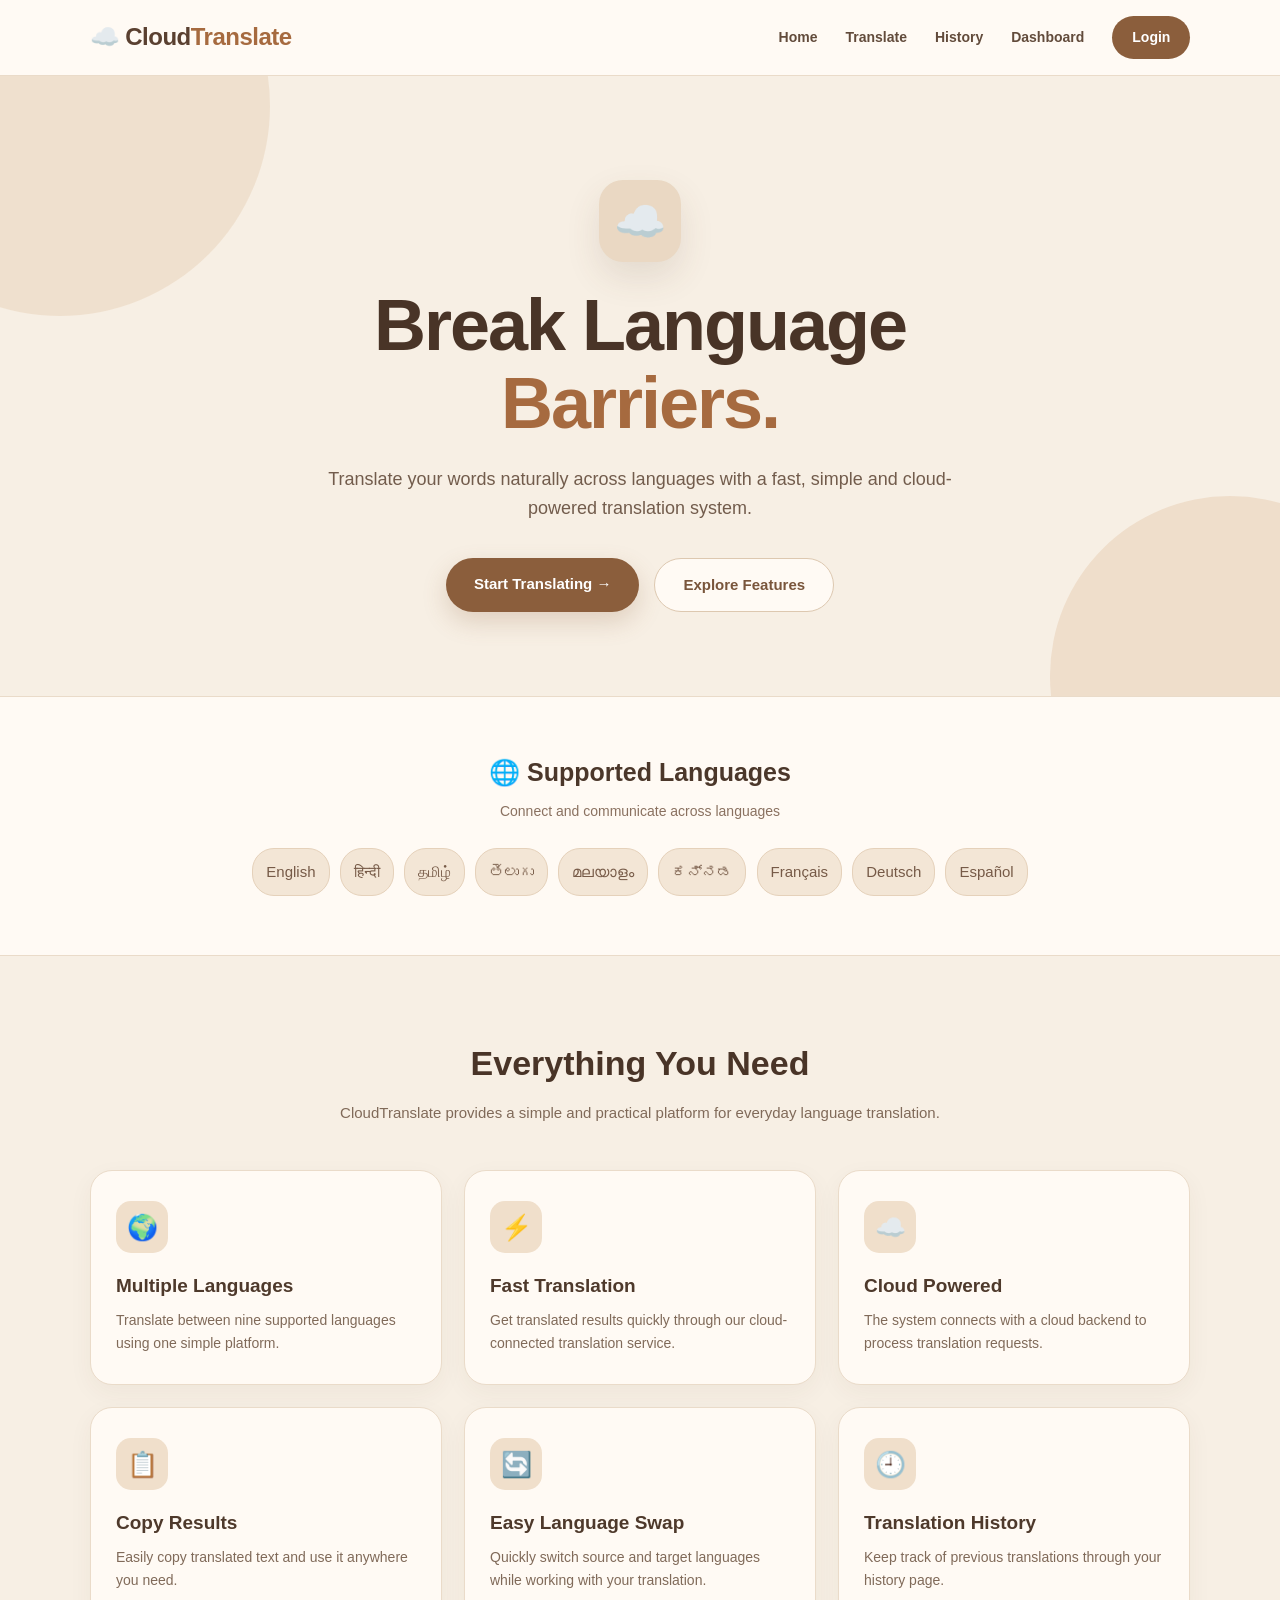
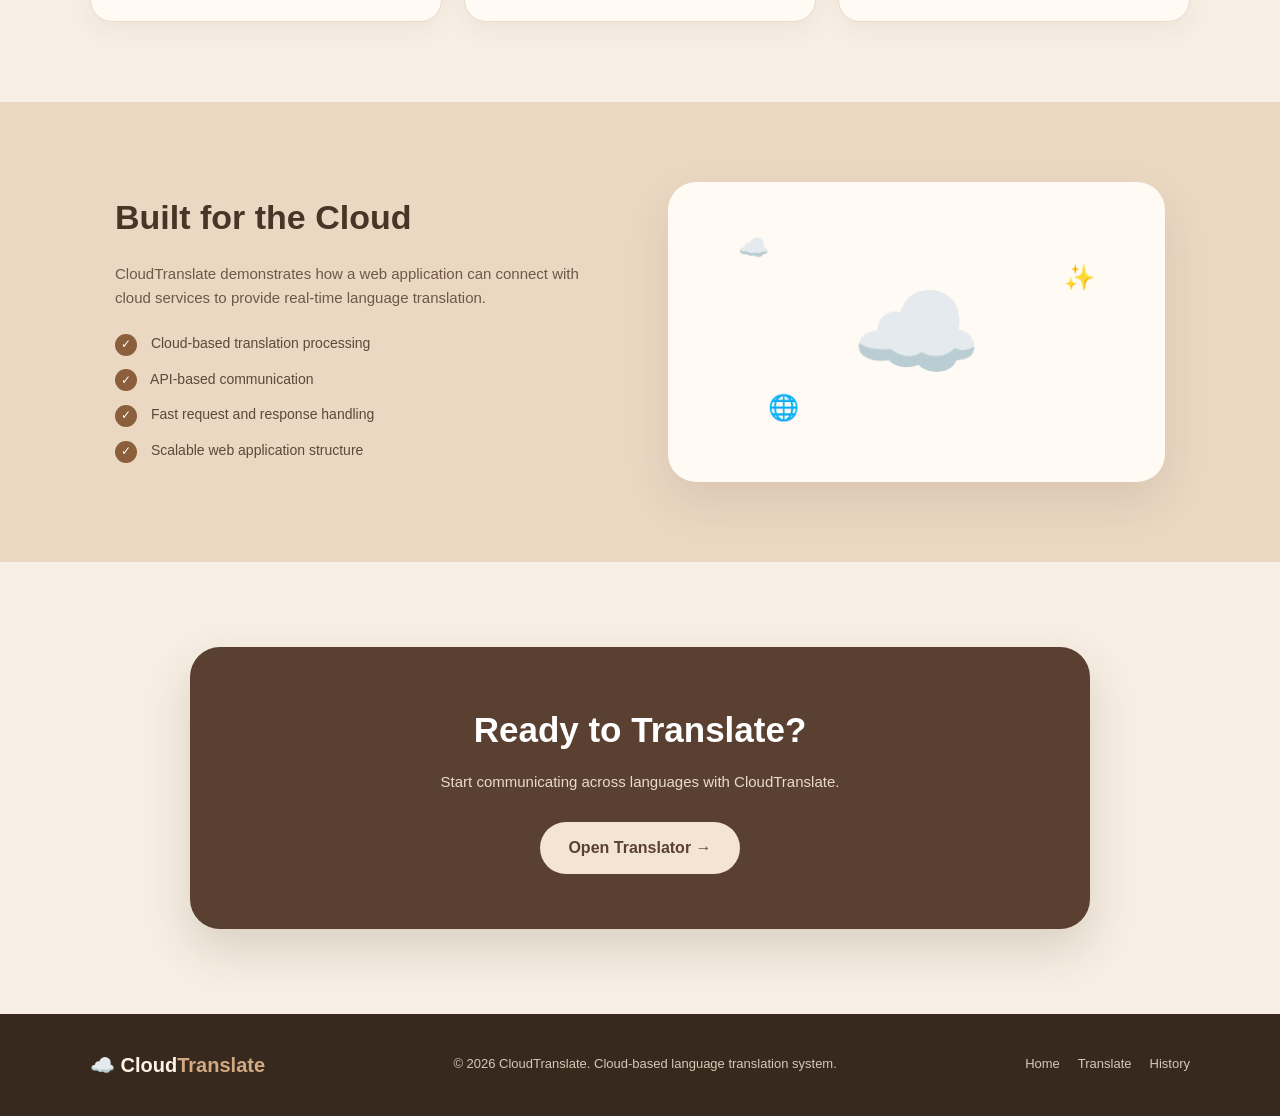
<file: index.html>
<!DOCTYPE html>
<html lang="en">

<head>
    <meta charset="UTF-8">
    <meta name="viewport" content="width=device-width, initial-scale=1.0">

    <title>CloudTranslate - Break Language Barriers</title>

    <style>
        * {
            margin: 0;
            padding: 0;
            box-sizing: border-box;
        }

        body {
            font-family: "Segoe UI", Arial, sans-serif;
            background: #f7efe4;
            color: #3f3025;
            line-height: 1.6;
        }

        /* NAVBAR */

        nav {
            height: 76px;
            display: flex;
            align-items: center;
            justify-content: space-between;
            padding: 0 7%;
            background: #fffaf4;
            border-bottom: 1px solid #eadbc9;
            position: sticky;
            top: 0;
            z-index: 100;
        }

        .logo {
            font-size: 24px;
            font-weight: 700;
            color: #5a4030;
            letter-spacing: -0.5px;
        }

        .logo span {
            color: #a66a3f;
        }

        .nav-links {
            display: flex;
            align-items: center;
            gap: 28px;
        }

        .nav-links a {
            text-decoration: none;
            color: #624b3b;
            font-size: 14px;
            font-weight: 600;
            transition: 0.3s;
        }

        .nav-links a:hover {
            color: #a66a3f;
        }

        .login-btn {
            padding: 10px 20px;
            border-radius: 25px;
            background: #8b5e3c;
            color: white !important;
        }

        .login-btn:hover {
            background: #70482e !important;
        }

        /* HERO */

        .hero {
            min-height: 620px;
            display: flex;
            align-items: center;
            justify-content: center;
            text-align: center;
            padding: 80px 20px 60px;
            position: relative;
            overflow: hidden;
        }

        .hero::before {
            content: "";
            position: absolute;
            width: 420px;
            height: 420px;
            background: #ead5bd;
            border-radius: 50%;
            top: -180px;
            left: -150px;
            opacity: 0.55;
        }

        .hero::after {
            content: "";
            position: absolute;
            width: 360px;
            height: 360px;
            background: #e4c8aa;
            border-radius: 50%;
            right: -130px;
            bottom: -160px;
            opacity: 0.45;
        }

        .hero-content {
            max-width: 850px;
            position: relative;
            z-index: 2;
        }

        .cloud-icon {
            width: 82px;
            height: 82px;
            margin: 0 auto 25px;
            border-radius: 24px;
            background: #ead8c3;
            display: flex;
            align-items: center;
            justify-content: center;
            font-size: 42px;
            box-shadow: 0 15px 35px rgba(90, 64, 48, 0.12);
        }

        .hero h1 {
            font-size: clamp(42px, 7vw, 72px);
            line-height: 1.08;
            color: #493427;
            margin-bottom: 22px;
            letter-spacing: -2px;
        }

        .hero h1 span {
            color: #a66a3f;
        }

        .hero p {
            max-width: 680px;
            margin: 0 auto 35px;
            font-size: 18px;
            color: #725c4c;
        }

        .hero-buttons {
            display: flex;
            justify-content: center;
            gap: 15px;
            flex-wrap: wrap;
        }

        .primary-btn,
        .secondary-btn {
            text-decoration: none;
            padding: 14px 28px;
            border-radius: 30px;
            font-size: 15px;
            font-weight: 700;
            transition: 0.3s;
        }

        .primary-btn {
            background: #8b5e3c;
            color: white;
            box-shadow: 0 10px 25px rgba(139, 94, 60, 0.22);
        }

        .primary-btn:hover {
            background: #70482e;
            transform: translateY(-2px);
        }

        .secondary-btn {
            background: #fffaf4;
            color: #79553b;
            border: 1px solid #ddc8b0;
        }

        .secondary-btn:hover {
            background: #f0e0ce;
            transform: translateY(-2px);
        }

        /* LANGUAGE SECTION */

        .languages-section {
            padding: 55px 20px;
            text-align: center;
            background: #fffaf4;
            border-top: 1px solid #eadbc9;
            border-bottom: 1px solid #eadbc9;
        }

        .languages-section h2 {
            font-size: 25px;
            color: #4b372a;
            margin-bottom: 8px;
        }

        .languages-subtitle {
            color: #8a7160;
            font-size: 14px;
            margin-bottom: 22px;
        }

        .language-list {
            max-width: 850px;
            margin: auto;
            font-size: 15px;
            color: #765a47;
            line-height: 2.4;
        }

        .language-list span {
            display: inline-block;
            margin: 4px 3px;
            padding: 5px 13px;
            background: #f3e6d6;
            border: 1px solid #e5d1ba;
            border-radius: 22px;
            transition: 0.25s;
        }

        .language-list span:hover {
            background: #ead5bd;
            transform: translateY(-2px);
        }

        /* FEATURES */

        .features-section {
            padding: 80px 7%;
            text-align: center;
        }

        .section-title {
            font-size: 34px;
            color: #493427;
            margin-bottom: 10px;
        }

        .section-subtitle {
            color: #806a59;
            max-width: 620px;
            margin: 0 auto 45px;
            font-size: 15px;
        }

        .features-grid {
            max-width: 1100px;
            margin: auto;
            display: grid;
            grid-template-columns: repeat(3, 1fr);
            gap: 22px;
        }

        .feature-card {
            background: #fffaf4;
            border: 1px solid #eadbc9;
            border-radius: 22px;
            padding: 30px 25px;
            text-align: left;
            transition: 0.3s;
            box-shadow: 0 8px 25px rgba(87, 60, 40, 0.05);
        }

        .feature-card:hover {
            transform: translateY(-6px);
            box-shadow: 0 15px 35px rgba(87, 60, 40, 0.10);
        }

        .feature-icon {
            width: 52px;
            height: 52px;
            border-radius: 15px;
            background: #f0dfcb;
            display: flex;
            align-items: center;
            justify-content: center;
            font-size: 25px;
            margin-bottom: 18px;
        }

        .feature-card h3 {
            color: #4e392b;
            font-size: 19px;
            margin-bottom: 8px;
        }

        .feature-card p {
            color: #806a59;
            font-size: 14px;
        }

        /* CLOUD TECHNOLOGY */

        .cloud-section {
            padding: 80px 7%;
            background: #ead8c3;
        }

        .cloud-container {
            max-width: 1050px;
            margin: auto;
            display: grid;
            grid-template-columns: 1fr 1fr;
            gap: 55px;
            align-items: center;
        }

        .cloud-text h2 {
            font-size: 34px;
            color: #493427;
            margin-bottom: 18px;
        }

        .cloud-text p {
            color: #705746;
            font-size: 15px;
            margin-bottom: 22px;
        }

        .cloud-points {
            list-style: none;
        }

        .cloud-points li {
            margin-bottom: 12px;
            color: #5e4838;
            font-size: 14px;
        }

        .cloud-points li::before {
            content: "✓";
            display: inline-flex;
            align-items: center;
            justify-content: center;
            width: 22px;
            height: 22px;
            margin-right: 10px;
            border-radius: 50%;
            background: #8b5e3c;
            color: white;
            font-size: 12px;
        }

        .cloud-visual {
            background: #fffaf4;
            border-radius: 28px;
            min-height: 300px;
            display: flex;
            align-items: center;
            justify-content: center;
            position: relative;
            box-shadow: 0 20px 45px rgba(75, 52, 39, 0.10);
        }

        .big-cloud {
            font-size: 105px;
        }

        .cloud-small {
            position: absolute;
            font-size: 25px;
        }

        .cloud-small.one {
            top: 45px;
            left: 70px;
        }

        .cloud-small.two {
            top: 75px;
            right: 70px;
        }

        .cloud-small.three {
            bottom: 55px;
            left: 100px;
        }

        /* CTA */

        .cta-section {
            padding: 85px 20px;
            text-align: center;
        }

        .cta-box {
            max-width: 900px;
            margin: auto;
            padding: 55px 30px;
            border-radius: 30px;
            background: #5a4030;
            color: white;
            box-shadow: 0 20px 45px rgba(72, 48, 34, 0.16);
        }

        .cta-box h2 {
            font-size: 35px;
            margin-bottom: 12px;
        }

        .cta-box p {
            color: #eadbc9;
            margin-bottom: 28px;
            font-size: 15px;
        }

        .cta-btn {
            display: inline-block;
            padding: 13px 28px;
            background: #f4e5d3;
            color: #5a4030;
            border-radius: 28px;
            text-decoration: none;
            font-weight: 700;
            transition: 0.3s;
        }

        .cta-btn:hover {
            background: white;
            transform: translateY(-2px);
        }

        /* FOOTER */

        footer {
            background: #38291f;
            color: #d9c7b5;
            padding: 35px 7%;
        }

        .footer-content {
            max-width: 1100px;
            margin: auto;
            display: flex;
            justify-content: space-between;
            align-items: center;
            gap: 20px;
        }

        .footer-logo {
            color: #fff3e5;
            font-size: 20px;
            font-weight: 700;
        }

        .footer-logo span {
            color: #d3a982;
        }

        footer p {
            font-size: 13px;
        }

        .footer-links {
            display: flex;
            gap: 18px;
        }

        .footer-links a {
            color: #d9c7b5;
            text-decoration: none;
            font-size: 13px;
        }

        .footer-links a:hover {
            color: white;
        }

        /* RESPONSIVE */

        @media (max-width: 850px) {

            nav {
                padding: 0 5%;
            }

            .nav-links {
                gap: 12px;
            }

            .nav-links a {
                font-size: 12px;
            }

            .features-grid {
                grid-template-columns: 1fr 1fr;
            }

            .cloud-container {
                grid-template-columns: 1fr;
            }
        }

        @media (max-width: 600px) {

            nav {
                height: auto;
                padding: 18px 5%;
                flex-direction: column;
                gap: 15px;
            }

            .nav-links {
                flex-wrap: wrap;
                justify-content: center;
            }

            .hero {
                min-height: 550px;
                padding-top: 60px;
            }

            .hero h1 {
                font-size: 43px;
            }

            .hero p {
                font-size: 16px;
            }

            .features-grid {
                grid-template-columns: 1fr;
            }

            .section-title,
            .cloud-text h2 {
                font-size: 28px;
            }

            .cta-box h2 {
                font-size: 28px;
            }

            .footer-content {
                flex-direction: column;
                text-align: center;
            }
        }
    </style>
</head>

<body>

    <!-- NAVIGATION -->

    <nav>

        <div class="logo">
            ☁️ Cloud<span>Translate</span>
        </div>

        <div class="nav-links">
            <a href="index.html">Home</a>
            <a href="translate.html">Translate</a>
            <a href="history.html">History</a>
            <a href="dashboard.html">Dashboard</a>
            <a href="login.html" class="login-btn">Login</a>
        </div>

    </nav>


    <!-- HERO -->

    <section class="hero">

        <div class="hero-content">

            <div class="cloud-icon">
                ☁️
            </div>

            <h1>
                Break Language<br>
                <span>Barriers.</span>
            </h1>

            <p>
                Translate your words naturally across languages
                with a fast, simple and cloud-powered translation system.
            </p>

            <div class="hero-buttons">

                <a href="translate.html" class="primary-btn">
                    Start Translating →
                </a>

                <a href="#features" class="secondary-btn">
                    Explore Features
                </a>

            </div>

        </div>

    </section>


    <!-- LANGUAGES -->

    <section class="languages-section">

        <h2>🌐 Supported Languages</h2>

        <p class="languages-subtitle">
            Connect and communicate across languages
        </p>

        <div class="language-list">

            <span>English</span>
            <span>हिन्दी</span>
            <span>தமிழ்</span>
            <span>తెలుగు</span>
            <span>മലയാളം</span>
            <span>ಕನ್ನಡ</span>
            <span>Français</span>
            <span>Deutsch</span>
            <span>Español</span>

        </div>

    </section>


    <!-- FEATURES -->

    <section class="features-section" id="features">

        <h2 class="section-title">
            Everything You Need
        </h2>

        <p class="section-subtitle">
            CloudTranslate provides a simple and practical
            platform for everyday language translation.
        </p>


        <div class="features-grid">

            <div class="feature-card">

                <div class="feature-icon">
                    🌍
                </div>

                <h3>Multiple Languages</h3>

                <p>
                    Translate between nine supported languages
                    using one simple platform.
                </p>

            </div>


            <div class="feature-card">

                <div class="feature-icon">
                    ⚡
                </div>

                <h3>Fast Translation</h3>

                <p>
                    Get translated results quickly through
                    our cloud-connected translation service.
                </p>

            </div>


            <div class="feature-card">

                <div class="feature-icon">
                    ☁️
                </div>

                <h3>Cloud Powered</h3>

                <p>
                    The system connects with a cloud backend
                    to process translation requests.
                </p>

            </div>


            <div class="feature-card">

                <div class="feature-icon">
                    📋
                </div>

                <h3>Copy Results</h3>

                <p>
                    Easily copy translated text and use it
                    anywhere you need.
                </p>

            </div>


            <div class="feature-card">

                <div class="feature-icon">
                    🔄
                </div>

                <h3>Easy Language Swap</h3>

                <p>
                    Quickly switch source and target languages
                    while working with your translation.
                </p>

            </div>


            <div class="feature-card">

                <div class="feature-icon">
                    🕘
                </div>

                <h3>Translation History</h3>

                <p>
                    Keep track of previous translations
                    through your history page.
                </p>

            </div>

        </div>

    </section>


    <!-- CLOUD TECHNOLOGY -->

    <section class="cloud-section">

        <div class="cloud-container">

            <div class="cloud-text">

                <h2>
                    Built for the Cloud
                </h2>

                <p>
                    CloudTranslate demonstrates how a web application
                    can connect with cloud services to provide
                    real-time language translation.
                </p>

                <ul class="cloud-points">

                    <li>
                        Cloud-based translation processing
                    </li>

                    <li>
                        API-based communication
                    </li>

                    <li>
                        Fast request and response handling
                    </li>

                    <li>
                        Scalable web application structure
                    </li>

                </ul>

            </div>


            <div class="cloud-visual">

                <div class="cloud-small one">
                    ☁️
                </div>

                <div class="cloud-small two">
                    ✨
                </div>

                <div class="big-cloud">
                    ☁️
                </div>

                <div class="cloud-small three">
                    🌐
                </div>

            </div>

        </div>

    </section>


    <!-- CTA -->

    <section class="cta-section">

        <div class="cta-box">

            <h2>
                Ready to Translate?
            </h2>

            <p>
                Start communicating across languages with CloudTranslate.
            </p>

            <a href="translate.html" class="cta-btn">
                Open Translator →
            </a>

        </div>

    </section>


    <!-- FOOTER -->

    <footer>

        <div class="footer-content">

            <div class="footer-logo">
                ☁️ Cloud<span>Translate</span>
            </div>

            <p>
                © 2026 CloudTranslate. Cloud-based language translation system.
            </p>

            <div class="footer-links">

                <a href="index.html">Home</a>
                <a href="translate.html">Translate</a>
                <a href="history.html">History</a>

            </div>

        </div>

    </footer>

</body>

</html>
</file>
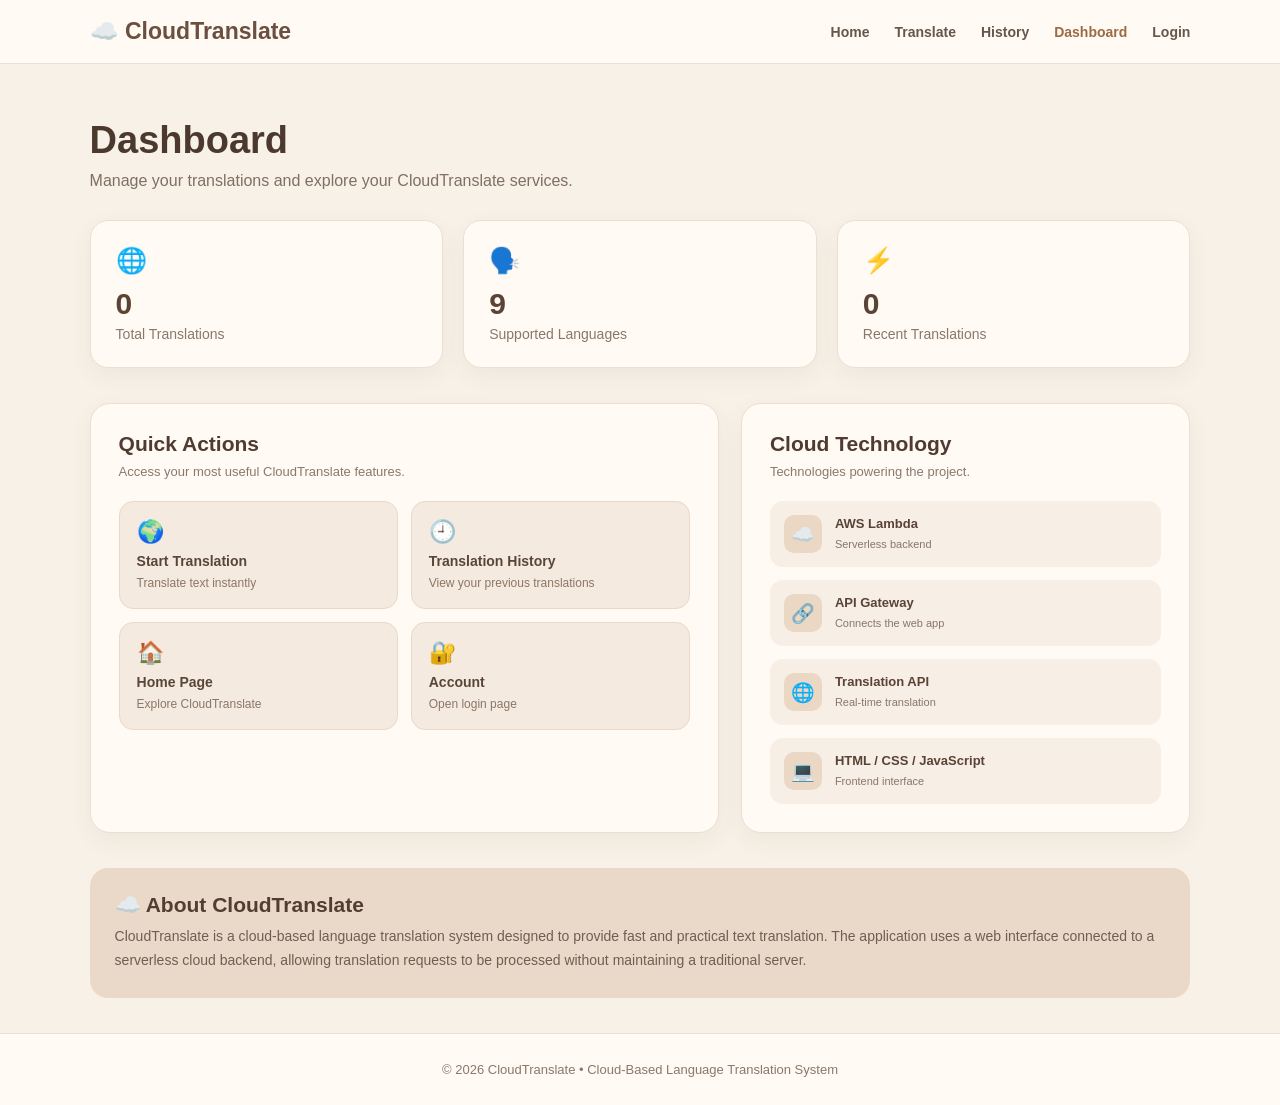
<file: dashboard.html>
<!DOCTYPE html>
<html lang="en">
<head>
    <meta charset="UTF-8">
    <meta name="viewport" content="width=device-width, initial-scale=1.0">

    <title>Dashboard - CloudTranslate</title>

    <style>
        * {
            margin: 0;
            padding: 0;
            box-sizing: border-box;
        }

        body {
            font-family: Arial, Helvetica, sans-serif;
            background: #f8f1e7;
            color: #3d3028;
        }

        /* NAVBAR */

        nav {
            background: #fffaf4;
            border-bottom: 1px solid #eadfd2;
            padding: 18px 7%;
            display: flex;
            justify-content: space-between;
            align-items: center;
            position: sticky;
            top: 0;
            z-index: 10;
        }

        .logo {
            font-size: 23px;
            font-weight: bold;
            color: #6b4f3f;
        }

        .nav-links {
            display: flex;
            gap: 25px;
            align-items: center;
        }

        .nav-links a {
            text-decoration: none;
            color: #66564b;
            font-size: 14px;
            font-weight: 600;
        }

        .nav-links a:hover,
        .nav-links .active {
            color: #9a6b45;
        }

        /* MAIN */

        .container {
            width: 86%;
            max-width: 1150px;
            margin: auto;
        }

        .dashboard-header {
            padding: 55px 0 30px;
        }

        .dashboard-header h1 {
            font-size: 38px;
            color: #4c392e;
            margin-bottom: 10px;
        }

        .dashboard-header p {
            color: #806f62;
            font-size: 16px;
        }

        /* STATS */

        .stats {
            display: grid;
            grid-template-columns: repeat(3, 1fr);
            gap: 20px;
            margin-bottom: 35px;
        }

        .stat-card {
            background: #fffaf4;
            border: 1px solid #eadfd2;
            border-radius: 18px;
            padding: 25px;
            box-shadow: 0 8px 25px rgba(92, 69, 51, 0.06);
        }

        .stat-icon {
            font-size: 25px;
            margin-bottom: 12px;
        }

        .stat-card h2 {
            font-size: 30px;
            color: #5b4335;
            margin-bottom: 5px;
        }

        .stat-card p {
            color: #8a786b;
            font-size: 14px;
        }

        /* CONTENT GRID */

        .content-grid {
            display: grid;
            grid-template-columns: 1.4fr 1fr;
            gap: 22px;
            margin-bottom: 35px;
        }

        .panel {
            background: #fffaf4;
            border: 1px solid #eadfd2;
            border-radius: 20px;
            padding: 28px;
            box-shadow: 0 8px 25px rgba(92, 69, 51, 0.06);
        }

        .panel h2 {
            font-size: 21px;
            color: #4f3b30;
            margin-bottom: 8px;
        }

        .panel-subtitle {
            color: #8b796c;
            font-size: 13px;
            margin-bottom: 22px;
        }

        /* QUICK ACTIONS */

        .actions {
            display: grid;
            grid-template-columns: 1fr 1fr;
            gap: 13px;
        }

        .action {
            text-decoration: none;
            color: #5a4639;
            background: #f5eadf;
            border: 1px solid #ead9c8;
            border-radius: 14px;
            padding: 17px;
            transition: 0.2s;
        }

        .action:hover {
            transform: translateY(-2px);
            background: #efe0d0;
        }

        .action-icon {
            font-size: 22px;
            margin-bottom: 8px;
        }

        .action strong {
            display: block;
            font-size: 14px;
            margin-bottom: 4px;
        }

        .action span {
            font-size: 12px;
            color: #8a7768;
        }

        /* TECHNOLOGY */

        .technology {
            display: flex;
            flex-direction: column;
            gap: 13px;
        }

        .tech-item {
            display: flex;
            align-items: center;
            gap: 13px;
            padding: 14px;
            background: #f7eee5;
            border-radius: 13px;
        }

        .tech-icon {
            width: 38px;
            height: 38px;
            display: flex;
            align-items: center;
            justify-content: center;
            background: #ead8c5;
            border-radius: 10px;
            font-size: 19px;
        }

        .tech-item strong {
            display: block;
            font-size: 13px;
            color: #594337;
            margin-bottom: 3px;
        }

        .tech-item span {
            font-size: 11px;
            color: #89776a;
        }

        /* INFO */

        .info-box {
            background: #ead9c8;
            border-radius: 18px;
            padding: 25px;
            margin-bottom: 35px;
        }

        .info-box h2 {
            color: #513d31;
            margin-bottom: 8px;
            font-size: 21px;
        }

        .info-box p {
            color: #705e51;
            line-height: 1.7;
            font-size: 14px;
        }

        /* FOOTER */

        footer {
            text-align: center;
            padding: 28px;
            color: #8a786b;
            font-size: 13px;
            border-top: 1px solid #eadfd2;
            background: #fffaf4;
        }

        /* RESPONSIVE */

        @media (max-width: 850px) {

            .stats {
                grid-template-columns: 1fr;
            }

            .content-grid {
                grid-template-columns: 1fr;
            }

            .nav-links {
                gap: 12px;
            }

            .nav-links a {
                font-size: 12px;
            }

            .dashboard-header h1 {
                font-size: 30px;
            }
        }

        @media (max-width: 600px) {

            nav {
                padding: 15px 5%;
            }

            .logo {
                font-size: 19px;
            }

            .nav-links {
                display: none;
            }

            .container {
                width: 90%;
            }

            .actions {
                grid-template-columns: 1fr;
            }
        }
    </style>
</head>

<body>

    <!-- NAVBAR -->

    <nav>

        <div class="logo">
            ☁️ CloudTranslate
        </div>

        <div class="nav-links">

            <a href="index.html">Home</a>

            <a href="translate.html">Translate</a>

            <a href="history.html">History</a>

            <a href="dashboard.html" class="active">Dashboard</a>

            <a href="login.html">Login</a>

        </div>

    </nav>


    <!-- MAIN -->

    <main class="container">

        <section class="dashboard-header">

            <h1>Dashboard</h1>

            <p>
                Manage your translations and explore your CloudTranslate
                services.
            </p>

        </section>


        <!-- STAT CARDS -->

        <section class="stats">

            <div class="stat-card">

                <div class="stat-icon">🌐</div>

                <h2 id="totalTranslations">0</h2>

                <p>Total Translations</p>

            </div>


            <div class="stat-card">

                <div class="stat-icon">🗣️</div>

                <h2>9</h2>

                <p>Supported Languages</p>

            </div>


            <div class="stat-card">

                <div class="stat-icon">⚡</div>

                <h2 id="recentTranslations">0</h2>

                <p>Recent Translations</p>

            </div>

        </section>


        <!-- CONTENT -->

        <section class="content-grid">


            <!-- QUICK ACTIONS -->

            <div class="panel">

                <h2>Quick Actions</h2>

                <p class="panel-subtitle">
                    Access your most useful CloudTranslate features.
                </p>


                <div class="actions">

                    <a href="translate.html" class="action">

                        <div class="action-icon">🌍</div>

                        <strong>Start Translation</strong>

                        <span>Translate text instantly</span>

                    </a>


                    <a href="history.html" class="action">

                        <div class="action-icon">🕘</div>

                        <strong>Translation History</strong>

                        <span>View your previous translations</span>

                    </a>


                    <a href="index.html" class="action">

                        <div class="action-icon">🏠</div>

                        <strong>Home Page</strong>

                        <span>Explore CloudTranslate</span>

                    </a>


                    <a href="login.html" class="action">

                        <div class="action-icon">🔐</div>

                        <strong>Account</strong>

                        <span>Open login page</span>

                    </a>

                </div>

            </div>


            <!-- TECHNOLOGIES -->

            <div class="panel">

                <h2>Cloud Technology</h2>

                <p class="panel-subtitle">
                    Technologies powering the project.
                </p>


                <div class="technology">

                    <div class="tech-item">

                        <div class="tech-icon">☁️</div>

                        <div>

                            <strong>AWS Lambda</strong>

                            <span>Serverless backend</span>

                        </div>

                    </div>


                    <div class="tech-item">

                        <div class="tech-icon">🔗</div>

                        <div>

                            <strong>API Gateway</strong>

                            <span>Connects the web app</span>

                        </div>

                    </div>


                    <div class="tech-item">

                        <div class="tech-icon">🌐</div>

                        <div>

                            <strong>Translation API</strong>

                            <span>Real-time translation</span>

                        </div>

                    </div>


                    <div class="tech-item">

                        <div class="tech-icon">💻</div>

                        <div>

                            <strong>HTML / CSS / JavaScript</strong>

                            <span>Frontend interface</span>

                        </div>

                    </div>

                </div>

            </div>

        </section>


        <!-- PROJECT INFORMATION -->

        <section class="info-box">

            <h2>☁️ About CloudTranslate</h2>

            <p>
                CloudTranslate is a cloud-based language translation system
                designed to provide fast and practical text translation.
                The application uses a web interface connected to a
                serverless cloud backend, allowing translation requests to
                be processed without maintaining a traditional server.
            </p>

        </section>

    </main>


    <!-- FOOTER -->

    <footer>

        © 2026 CloudTranslate • Cloud-Based Language Translation System

    </footer>


    <!-- DASHBOARD SCRIPT -->

    <script>

        function updateDashboard() {

            let history = [];

            try {

                history =
                    JSON.parse(
                        localStorage.getItem("translationHistory")
                    ) || [];

            } catch (error) {

                history = [];

            }


            const total =
                document.getElementById("totalTranslations");

            const recent =
                document.getElementById("recentTranslations");


            if (total) {

                total.textContent = history.length;

            }


            if (recent) {

                recent.textContent =
                    Math.min(history.length, 5);

            }

        }


        updateDashboard();

    </script>

</body>
</html>
</file>
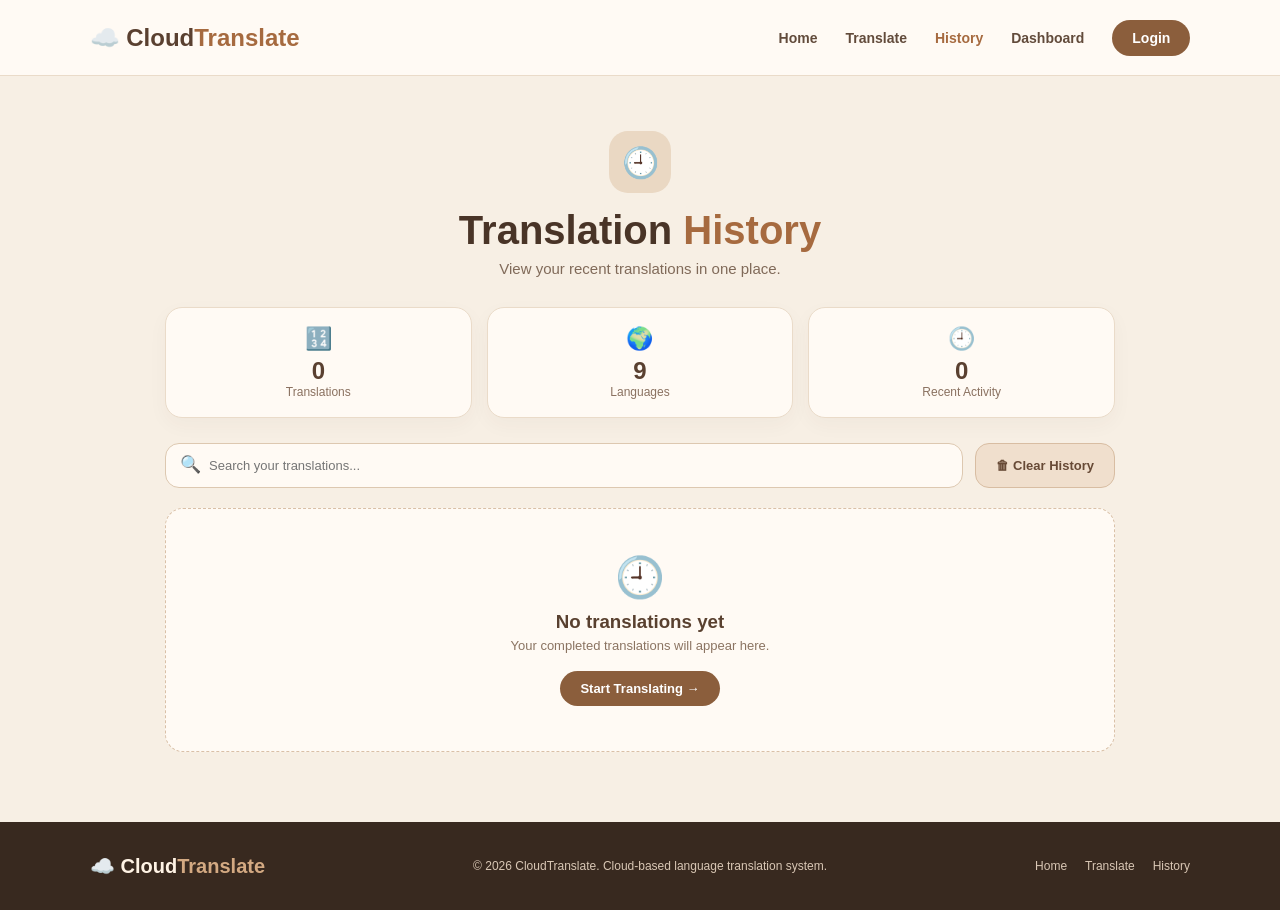
<file: history.html>
<!DOCTYPE html>
<html lang="en">

<head>
    <meta charset="UTF-8">
    <meta name="viewport" content="width=device-width, initial-scale=1.0">

    <title>History - CloudTranslate</title>

    <style>
        * {
            margin: 0;
            padding: 0;
            box-sizing: border-box;
        }

        body {
            font-family: "Segoe UI", Arial, sans-serif;
            background: #f7efe4;
            color: #3f3025;
            min-height: 100vh;
        }

        /* ================= NAVBAR ================= */

        nav {
            min-height: 76px;
            padding: 0 7%;
            background: #fffaf4;
            border-bottom: 1px solid #eadbc9;

            display: flex;
            align-items: center;
            justify-content: space-between;

            position: sticky;
            top: 0;
            z-index: 100;
        }

        .logo {
            font-size: 24px;
            font-weight: 700;
            color: #5a4030;
        }

        .logo span {
            color: #a66a3f;
        }

        .nav-links {
            display: flex;
            align-items: center;
            gap: 28px;
        }

        .nav-links a {
            text-decoration: none;
            color: #624b3b;
            font-size: 14px;
            font-weight: 600;
            transition: 0.25s;
        }

        .nav-links a:hover {
            color: #a66a3f;
        }

        .nav-links .active {
            color: #a66a3f;
        }

        .login-btn {
            padding: 10px 20px;
            border-radius: 25px;
            background: #8b5e3c;
            color: white !important;
        }

        .login-btn:hover {
            background: #70482e !important;
        }

        /* ================= HEADER ================= */

        .page-header {
            text-align: center;
            padding: 55px 20px 30px;
        }

        .page-icon {
            width: 62px;
            height: 62px;
            margin: 0 auto 15px;

            display: flex;
            align-items: center;
            justify-content: center;

            background: #ead8c3;
            border-radius: 19px;

            font-size: 30px;
        }

        .page-header h1 {
            font-size: 40px;
            color: #493427;
            margin-bottom: 7px;
        }

        .page-header h1 span {
            color: #a66a3f;
        }

        .page-header p {
            color: #806a59;
            font-size: 15px;
        }

        /* ================= MAIN ================= */

        .history-container {
            width: 90%;
            max-width: 950px;
            margin: 0 auto 70px;
        }

        /* ================= STATS ================= */

        .stats-grid {
            display: grid;
            grid-template-columns: repeat(3, 1fr);
            gap: 15px;
            margin-bottom: 25px;
        }

        .stat-card {
            background: #fffaf4;
            border: 1px solid #eadbc9;
            border-radius: 17px;
            padding: 18px;
            text-align: center;
            box-shadow: 0 7px 20px rgba(80, 55, 39, 0.04);
        }

        .stat-icon {
            font-size: 22px;
            margin-bottom: 5px;
        }

        .stat-number {
            font-size: 24px;
            font-weight: 700;
            color: #5a4030;
        }

        .stat-label {
            font-size: 12px;
            color: #8a7160;
        }

        /* ================= SEARCH ================= */

        .history-tools {
            display: flex;
            justify-content: space-between;
            gap: 12px;
            margin-bottom: 20px;
        }

        .search-box {
            flex: 1;
            position: relative;
        }

        .search-box input {
            width: 100%;
            height: 45px;
            padding: 0 18px 0 43px;

            border: 1px solid #ddc8b0;
            border-radius: 14px;

            background: #fffaf4;
            color: #543e2f;

            font-size: 13px;
            outline: none;
        }

        .search-box input:focus {
            border-color: #a66a3f;
        }

        .search-icon {
            position: absolute;
            left: 15px;
            top: 11px;
            font-size: 17px;
        }

        #clearHistoryButton {
            height: 45px;
            padding: 0 20px;

            border: 1px solid #d8bda2;
            border-radius: 14px;

            background: #f0dfcd;
            color: #674a36;

            font-size: 13px;
            font-weight: 700;

            cursor: pointer;
            transition: 0.25s;
        }

        #clearHistoryButton:hover {
            background: #e6ccb1;
        }

        /* ================= HISTORY BOXES ================= */

        #historyList {
            display: flex;
            flex-direction: column;
            gap: 12px;
        }

        .history-item {
            background: #fffaf4;
            border: 1px solid #eadbc9;
            border-radius: 16px;

            padding: 15px 18px;

            box-shadow: 0 5px 16px rgba(80, 55, 39, 0.045);

            transition: 0.25s;
        }

        .history-item:hover {
            transform: translateY(-2px);
            box-shadow: 0 9px 22px rgba(80, 55, 39, 0.08);
        }

        .history-top {
            display: flex;
            justify-content: space-between;
            align-items: center;
            gap: 10px;

            margin-bottom: 9px;
        }

        .language-pair {
            font-size: 12px;
            font-weight: 700;
            color: #7b573e;
            background: #f3e4d3;
            border-radius: 15px;
            padding: 5px 10px;
        }

        .history-date {
            font-size: 11px;
            color: #9a826f;
        }

        .translation-content {
            display: grid;
            grid-template-columns: 1fr 1fr;
            gap: 18px;
        }

        .text-side {
            min-width: 0;
        }

        .text-label {
            font-size: 10px;
            color: #a08773;
            text-transform: uppercase;
            letter-spacing: 0.5px;
            margin-bottom: 3px;
        }

        .original-text,
        .translated-text {
            font-size: 13px;
            line-height: 1.45;

            word-break: break-word;
        }

        .original-text {
            color: #644b38;
        }

        .translated-text {
            color: #493427;
            font-weight: 600;
        }

        /* ================= EMPTY STATE ================= */

        .empty-history {
            background: #fffaf4;
            border: 1px dashed #d9c0a7;
            border-radius: 18px;

            padding: 45px 20px;
            text-align: center;
        }

        .empty-icon {
            font-size: 40px;
            margin-bottom: 10px;
        }

        .empty-history h3 {
            color: #59402f;
            margin-bottom: 5px;
        }

        .empty-history p {
            color: #8b7462;
            font-size: 13px;
            margin-bottom: 18px;
        }

        .translate-link {
            display: inline-block;
            padding: 10px 20px;

            border-radius: 22px;
            background: #8b5e3c;
            color: white;

            text-decoration: none;
            font-size: 13px;
            font-weight: 700;
        }

        .translate-link:hover {
            background: #70482e;
        }

        /* ================= FOOTER ================= */

        footer {
            background: #38291f;
            color: #d9c7b5;
            padding: 32px 7%;
        }

        .footer-content {
            max-width: 1100px;
            margin: auto;

            display: flex;
            justify-content: space-between;
            align-items: center;
            gap: 20px;
        }

        .footer-logo {
            font-size: 20px;
            font-weight: 700;
            color: #fff3e5;
        }

        .footer-logo span {
            color: #d3a982;
        }

        footer p {
            font-size: 12px;
        }

        .footer-links {
            display: flex;
            gap: 18px;
        }

        .footer-links a {
            color: #d9c7b5;
            text-decoration: none;
            font-size: 12px;
        }

        .footer-links a:hover {
            color: white;
        }

        /* ================= RESPONSIVE ================= */

        @media (max-width: 750px) {

            nav {
                padding: 18px 5%;
            }

            .nav-links {
                gap: 13px;
                flex-wrap: wrap;
                justify-content: center;
            }

            .stats-grid {
                grid-template-columns: 1fr 1fr;
            }

            .translation-content {
                grid-template-columns: 1fr;
                gap: 10px;
            }

            .footer-content {
                flex-direction: column;
                text-align: center;
            }
        }

        @media (max-width: 550px) {

            nav {
                flex-direction: column;
                gap: 14px;
            }

            .page-header h1 {
                font-size: 32px;
            }

            .stats-grid {
                grid-template-columns: 1fr;
            }

            .history-tools {
                flex-direction: column;
            }

            #clearHistoryButton {
                width: 100%;
            }

            .history-item {
                padding: 13px;
            }
        }
    </style>
</head>

<body>

    <!-- ================= NAVBAR ================= -->

    <nav>

        <div class="logo">
            ☁️ Cloud<span>Translate</span>
        </div>

        <div class="nav-links">

            <a href="index.html">
                Home
            </a>

            <a href="translate.html">
                Translate
            </a>

            <a href="history.html" class="active">
                History
            </a>

            <a href="dashboard.html">
                Dashboard
            </a>

            <a href="login.html" class="login-btn">
                Login
            </a>

        </div>

    </nav>


    <!-- ================= HEADER ================= -->

    <section class="page-header">

        <div class="page-icon">
            🕘
        </div>

        <h1>
            Translation <span>History</span>
        </h1>

        <p>
            View your recent translations in one place.
        </p>

    </section>


    <!-- ================= MAIN ================= -->

    <main class="history-container">


        <!-- STATS -->

        <div class="stats-grid">

            <div class="stat-card">

                <div class="stat-icon">
                    🔢
                </div>

                <div
                    class="stat-number"
                    id="totalTranslations">
                    0
                </div>

                <div class="stat-label">
                    Translations
                </div>

            </div>


            <div class="stat-card">

                <div class="stat-icon">
                    🌍
                </div>

                <div
                    class="stat-number"
                    id="languageCount">
                    9
                </div>

                <div class="stat-label">
                    Languages
                </div>

            </div>


            <div class="stat-card">

                <div class="stat-icon">
                    🕘
                </div>

                <div
                    class="stat-number"
                    id="recentCount">
                    0
                </div>

                <div class="stat-label">
                    Recent Activity
                </div>

            </div>

        </div>


        <!-- SEARCH -->

        <div class="history-tools">

            <div class="search-box">

                <span class="search-icon">
                    🔍
                </span>

                <input
                    type="text"
                    id="historySearch"
                    placeholder="Search your translations...">

            </div>


            <button
                type="button"
                id="clearHistoryButton">

                🗑 Clear History

            </button>

        </div>


        <!-- HISTORY LIST -->

        <div id="historyList">
        </div>


        <!-- EMPTY STATE -->

        <div
            class="empty-history"
            id="emptyHistory"
            style="display: none;">

            <div class="empty-icon">
                🕘
            </div>

            <h3>
                No translations yet
            </h3>

            <p>
                Your completed translations will appear here.
            </p>

            <a
                href="translate.html"
                class="translate-link">

                Start Translating →

            </a>

        </div>

    </main>


    <!-- ================= FOOTER ================= -->

    <footer>

        <div class="footer-content">

            <div class="footer-logo">
                ☁️ Cloud<span>Translate</span>
            </div>

            <p>
                © 2026 CloudTranslate. Cloud-based language translation system.
            </p>

            <div class="footer-links">

                <a href="index.html">
                    Home
                </a>

                <a href="translate.html">
                    Translate
                </a>

                <a href="history.html">
                    History
                </a>

            </div>

        </div>

    </footer>


    <!-- ================= HISTORY SCRIPT ================= -->

    <script>

        const historyList =
            document.getElementById("historyList");

        const emptyHistory =
            document.getElementById("emptyHistory");

        const searchInput =
            document.getElementById("historySearch");

        const clearButton =
            document.getElementById("clearHistoryButton");

        const totalTranslations =
            document.getElementById("totalTranslations");

        const recentCount =
            document.getElementById("recentCount");


        function getHistory() {

            try {

                const saved =
                    JSON.parse(
                        localStorage.getItem("translationHistory")
                    );

                return Array.isArray(saved) ? saved : [];

            } catch (error) {

                return [];

            }

        }


        function formatDate(item) {

            if (item.date) {
                return item.date;
            }

            if (item.timestamp) {

                return new Date(
                    item.timestamp
                ).toLocaleString();

            }

            return "Recent";

        }


        function getValue(item, keys) {

            for (const key of keys) {

                if (
                    item[key] !== undefined &&
                    item[key] !== null &&
                    item[key] !== ""
                ) {

                    return item[key];

                }

            }

            return "";

        }


        function renderHistory(searchTerm = "") {

            const history =
                getHistory();

            totalTranslations.textContent =
                history.length;

            recentCount.textContent =
                history.length > 0
                    ? Math.min(history.length, 5)
                    : 0;


            const search =
                searchTerm.toLowerCase().trim();


            const filtered =
                history.filter(item => {

                    const source =
                        getValue(item, [
                            "sourceText",
                            "source",
                            "originalText",
                            "text"
                        ]);

                    const translation =
                        getValue(item, [
                            "translatedText",
                            "translation",
                            "translated"
                        ]);

                    const combined =
                        (
                            source +
                            " " +
                            translation
                        ).toLowerCase();

                    return combined.includes(search);

                });


            historyList.innerHTML = "";


            if (filtered.length === 0) {

                historyList.style.display = "none";
                emptyHistory.style.display = "block";

                return;

            }


            historyList.style.display = "flex";
            emptyHistory.style.display = "none";


            filtered.forEach(item => {

                const source =
                    getValue(item, [
                        "sourceText",
                        "source",
                        "originalText",
                        "text"
                    ]) || "No source text";


                const translation =
                    getValue(item, [
                        "translatedText",
                        "translation",
                        "translated"
                    ]) || "No translation";


                const sourceLanguage =
                    getValue(item, [
                        "sourceLanguage",
                        "sourceLang"
                    ]) || "Source";


                const targetLanguage =
                    getValue(item, [
                        "targetLanguage",
                        "targetLang"
                    ]) || "Target";


                const date =
                    formatDate(item);


                const card =
                    document.createElement("div");

                card.className =
                    "history-item";


                card.innerHTML = `

                    <div class="history-top">

                        <span class="language-pair">
                            ${sourceLanguage}
                            →
                            ${targetLanguage}
                        </span>

                        <span class="history-date">
                            🕘 ${date}
                        </span>

                    </div>


                    <div class="translation-content">

                        <div class="text-side">

                            <div class="text-label">
                                Original
                            </div>

                            <div class="original-text">
                                ${escapeHtml(source)}
                            </div>

                        </div>


                        <div class="text-side">

                            <div class="text-label">
                                Translation
                            </div>

                            <div class="translated-text">
                                ${escapeHtml(translation)}
                            </div>

                        </div>

                    </div>

                `;


                historyList.appendChild(card);

            });

        }


        function escapeHtml(text) {

            const div =
                document.createElement("div");

            div.textContent =
                String(text);

            return div.innerHTML;

        }


        searchInput.addEventListener(
            "input",
            function () {

                renderHistory(
                    searchInput.value
                );

            }
        );


        clearButton.addEventListener(
            "click",
            function () {

                const history =
                    getHistory();

                if (history.length === 0) {

                    return;

                }


                const confirmation =
                    confirm(
                        "Are you sure you want to clear your translation history?"
                    );


                if (confirmation) {

                    localStorage.removeItem(
                        "translationHistory"
                    );

                    renderHistory();

                }

            }
        );


        renderHistory();

    </script>

</body>

</html>
</file>
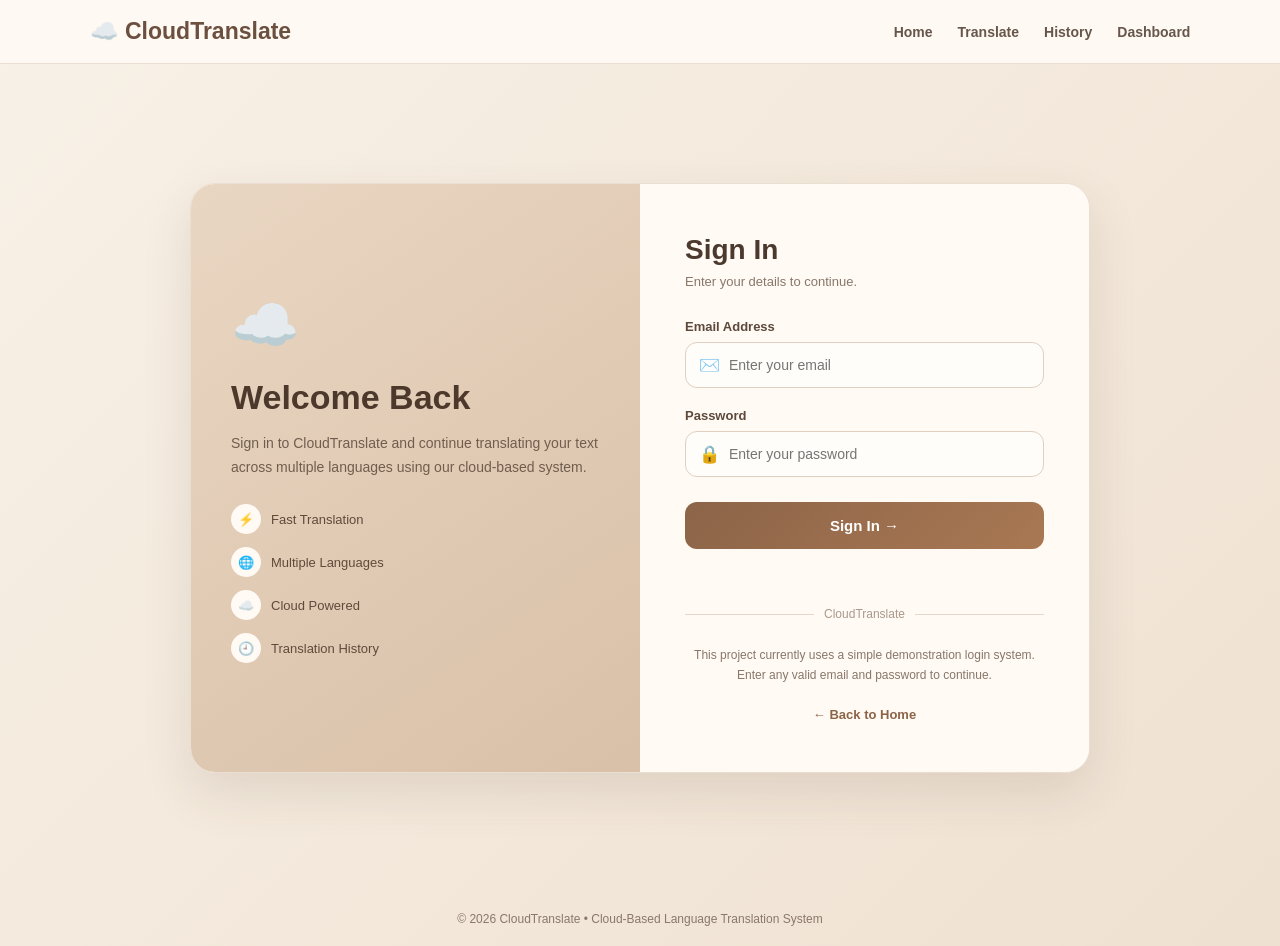
<file: login.html>
<!DOCTYPE html>
<html lang="en">

<head>

    <meta charset="UTF-8">

    <meta name="viewport"
          content="width=device-width, initial-scale=1.0">

    <title>Login - CloudTranslate</title>


    <style>

        * {
            margin: 0;
            padding: 0;
            box-sizing: border-box;
        }


        body {

            font-family: Arial, Helvetica, sans-serif;

            background:
                linear-gradient(
                    135deg,
                    #f8f1e7,
                    #efe1d1
                );

            color: #3d3028;

            min-height: 100vh;

        }


        /* NAVBAR */

        nav {

            background: rgba(255, 250, 244, 0.95);

            border-bottom: 1px solid #eadfd2;

            padding: 18px 7%;

            display: flex;

            justify-content: space-between;

            align-items: center;

        }


        .logo {

            font-size: 23px;

            font-weight: bold;

            color: #6b4f3f;

        }


        .nav-links {

            display: flex;

            gap: 25px;

        }


        .nav-links a {

            text-decoration: none;

            color: #66564b;

            font-size: 14px;

            font-weight: 600;

        }


        .nav-links a:hover {

            color: #9a6b45;

        }


        /* LOGIN AREA */

        .login-container {

            min-height: calc(100vh - 72px);

            display: flex;

            align-items: center;

            justify-content: center;

            padding: 45px 20px;

        }


        .login-wrapper {

            width: 900px;

            max-width: 100%;

            display: grid;

            grid-template-columns: 1fr 1fr;

            background: #fffaf4;

            border: 1px solid #eadfd2;

            border-radius: 25px;

            overflow: hidden;

            box-shadow:
                0 20px 50px rgba(83, 61, 44, 0.12);

        }


        /* LEFT SIDE */

        .login-info {

            background:
                linear-gradient(
                    145deg,
                    #e9d6c2,
                    #d9c0a8
                );

            padding: 50px 40px;

            display: flex;

            flex-direction: column;

            justify-content: center;

        }


        .cloud-icon {

            font-size: 55px;

            margin-bottom: 20px;

        }


        .login-info h1 {

            font-size: 34px;

            color: #4d382c;

            margin-bottom: 15px;

        }


        .login-info p {

            color: #705d4e;

            line-height: 1.7;

            font-size: 14px;

            margin-bottom: 25px;

        }


        .benefits {

            display: flex;

            flex-direction: column;

            gap: 13px;

        }


        .benefit {

            display: flex;

            align-items: center;

            gap: 10px;

            font-size: 13px;

            color: #5f4a3b;

        }


        .benefit-icon {

            width: 30px;

            height: 30px;

            border-radius: 50%;

            background: #fffaf4;

            display: flex;

            align-items: center;

            justify-content: center;

        }


        /* RIGHT SIDE */

        .login-box {

            padding: 50px 45px;

            background: #fffaf4;

        }


        .login-box h2 {

            font-size: 28px;

            color: #4c392e;

            margin-bottom: 8px;

        }


        .login-subtitle {

            color: #89776a;

            font-size: 13px;

            margin-bottom: 30px;

        }


        /* FORM */

        .form-group {

            margin-bottom: 20px;

        }


        .form-group label {

            display: block;

            margin-bottom: 8px;

            color: #5d493c;

            font-size: 13px;

            font-weight: 600;

        }


        .input-wrapper {

            position: relative;

        }


        .input-icon {

            position: absolute;

            left: 14px;

            top: 50%;

            transform: translateY(-50%);

            font-size: 17px;

        }


        .form-group input {

            width: 100%;

            padding: 14px 14px 14px 43px;

            border: 1px solid #dfd0c1;

            border-radius: 12px;

            background: #fffdf9;

            color: #4d3b30;

            outline: none;

            font-size: 14px;

            transition: 0.2s;

        }


        .form-group input:focus {

            border-color: #b58b68;

            box-shadow:
                0 0 0 3px rgba(181, 139, 104, 0.12);

        }


        .login-button {

            width: 100%;

            border: none;

            padding: 15px;

            border-radius: 12px;

            background:
                linear-gradient(
                    135deg,
                    #8c6448,
                    #a97853
                );

            color: white;

            font-size: 15px;

            font-weight: bold;

            cursor: pointer;

            transition: 0.2s;

            margin-top: 5px;

        }


        .login-button:hover {

            transform: translateY(-2px);

            box-shadow:
                0 8px 20px rgba(112, 76, 48, 0.2);

        }


        .login-message {

            text-align: center;

            margin-top: 15px;

            font-size: 13px;

            min-height: 18px;

        }


        .divider {

            display: flex;

            align-items: center;

            gap: 10px;

            margin: 25px 0;

            color: #aa998c;

            font-size: 12px;

        }


        .divider::before,
        .divider::after {

            content: "";

            height: 1px;

            background: #e4d8cc;

            flex: 1;

        }


        .demo-note {

            text-align: center;

            color: #89776a;

            font-size: 12px;

            line-height: 1.6;

        }


        .back-home {

            display: block;

            text-align: center;

            margin-top: 22px;

            color: #8c6448;

            text-decoration: none;

            font-size: 13px;

            font-weight: 600;

        }


        .back-home:hover {

            text-decoration: underline;

        }


        /* FOOTER */

        footer {

            text-align: center;

            padding: 20px;

            color: #8a786b;

            font-size: 12px;

        }


        /* RESPONSIVE */

        @media (max-width: 750px) {

            .login-wrapper {

                grid-template-columns: 1fr;

            }


            .login-info {

                padding: 35px;

                text-align: center;

            }


            .benefits {

                align-items: center;

            }


            .login-box {

                padding: 40px 30px;

            }

        }


        @media (max-width: 600px) {

            nav {

                padding: 15px 5%;

            }


            .logo {

                font-size: 19px;

            }


            .nav-links {

                display: none;

            }


            .login-info h1 {

                font-size: 28px;

            }

        }

    </style>

</head>


<body>


    <!-- NAVBAR -->

    <nav>

        <div class="logo">

            ☁️ CloudTranslate

        </div>


        <div class="nav-links">

            <a href="index.html">Home</a>

            <a href="translate.html">Translate</a>

            <a href="history.html">History</a>

            <a href="dashboard.html">Dashboard</a>

        </div>

    </nav>



    <!-- LOGIN -->

    <main class="login-container">


        <div class="login-wrapper">


            <!-- LEFT -->

            <section class="login-info">

                <div class="cloud-icon">

                    ☁️

                </div>


                <h1>

                    Welcome Back

                </h1>


                <p>

                    Sign in to CloudTranslate and continue
                    translating your text across multiple
                    languages using our cloud-based system.

                </p>


                <div class="benefits">


                    <div class="benefit">

                        <div class="benefit-icon">

                            ⚡

                        </div>

                        Fast Translation

                    </div>


                    <div class="benefit">

                        <div class="benefit-icon">

                            🌐

                        </div>

                        Multiple Languages

                    </div>


                    <div class="benefit">

                        <div class="benefit-icon">

                            ☁️

                        </div>

                        Cloud Powered

                    </div>


                    <div class="benefit">

                        <div class="benefit-icon">

                            🕘

                        </div>

                        Translation History

                    </div>


                </div>

            </section>



            <!-- RIGHT -->

            <section class="login-box">


                <h2>

                    Sign In

                </h2>


                <p class="login-subtitle">

                    Enter your details to continue.

                </p>


                <form id="loginForm">


                    <!-- EMAIL -->

                    <div class="form-group">

                        <label for="email">

                            Email Address

                        </label>


                        <div class="input-wrapper">

                            <span class="input-icon">

                                ✉️

                            </span>


                            <input

                                type="email"

                                id="email"

                                placeholder="Enter your email"

                                required

                            >

                        </div>

                    </div>



                    <!-- PASSWORD -->

                    <div class="form-group">

                        <label for="password">

                            Password

                        </label>


                        <div class="input-wrapper">

                            <span class="input-icon">

                                🔒

                            </span>


                            <input

                                type="password"

                                id="password"

                                placeholder="Enter your password"

                                required

                            >

                        </div>

                    </div>



                    <!-- BUTTON -->

                    <button

                        type="submit"

                        class="login-button">

                        Sign In →

                    </button>


                    <div

                        id="loginMessage"

                        class="login-message">

                    </div>


                </form>


                <div class="divider">

                    CloudTranslate

                </div>


                <p class="demo-note">

                    This project currently uses a simple
                    demonstration login system.
                    Enter any valid email and password
                    to continue.

                </p>


                <a

                    href="index.html"

                    class="back-home">

                    ← Back to Home

                </a>


            </section>


        </div>

    </main>



    <footer>

        © 2026 CloudTranslate • Cloud-Based Language Translation System

    </footer>



    <!-- LOGIN FUNCTION -->

    <script>

        const loginForm =
            document.getElementById("loginForm");

        const loginMessage =
            document.getElementById("loginMessage");


        loginForm.addEventListener(
            "submit",
            function(event) {

                event.preventDefault();


                const email =
                    document.getElementById("email").value.trim();

                const password =
                    document.getElementById("password").value.trim();


                if (!email || !password) {

                    loginMessage.textContent =
                        "Please enter your email and password.";

                    loginMessage.style.color =
                        "#b44f45";

                    return;

                }


                loginMessage.textContent =
                    "Login successful! Redirecting...";

                loginMessage.style.color =
                    "#6c8b62";


                setTimeout(function() {

                    window.location.href =
                        "translate.html";

                }, 700);

            }
        );

    </script>


</body>

</html>
</file>
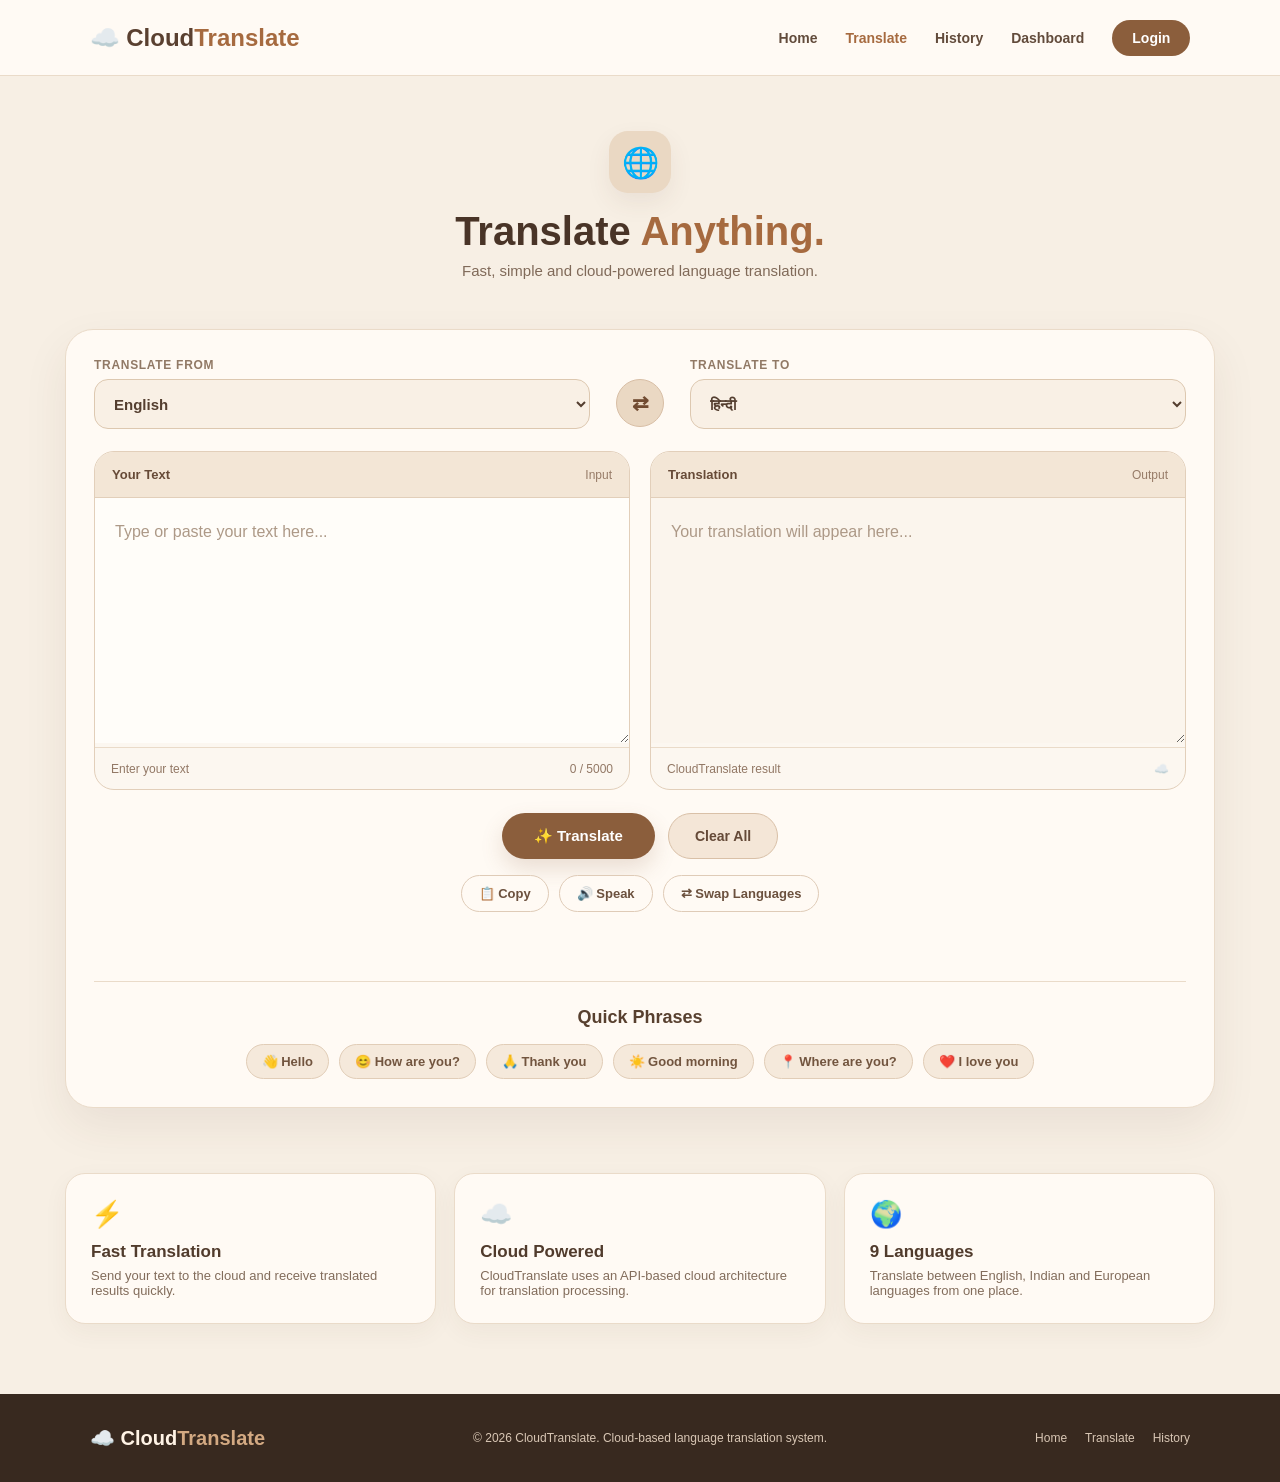
<file: translate.html>
<!DOCTYPE html>
<html lang="en">

<head>
    <meta charset="UTF-8">
    <meta name="viewport" content="width=device-width, initial-scale=1.0">

    <title>Translate - CloudTranslate</title>

    <style>
        * {
            margin: 0;
            padding: 0;
            box-sizing: border-box;
        }

        body {
            font-family: "Segoe UI", Arial, sans-serif;
            background: #f7efe4;
            color: #3f3025;
            min-height: 100vh;
        }

        /* ================= NAVBAR ================= */

        nav {
            min-height: 76px;
            padding: 0 7%;
            background: #fffaf4;
            border-bottom: 1px solid #eadbc9;

            display: flex;
            align-items: center;
            justify-content: space-between;

            position: sticky;
            top: 0;
            z-index: 100;
        }

        .logo {
            font-size: 24px;
            font-weight: 700;
            color: #5a4030;
        }

        .logo span {
            color: #a66a3f;
        }

        .nav-links {
            display: flex;
            align-items: center;
            gap: 28px;
        }

        .nav-links a {
            text-decoration: none;
            color: #624b3b;
            font-size: 14px;
            font-weight: 600;
            transition: 0.25s;
        }

        .nav-links a:hover {
            color: #a66a3f;
        }

        .nav-links .active {
            color: #a66a3f;
        }

        .login-btn {
            padding: 10px 20px;
            border-radius: 25px;
            background: #8b5e3c;
            color: white !important;
        }

        .login-btn:hover {
            background: #70482e !important;
        }

        /* ================= PAGE HEADER ================= */

        .page-header {
            text-align: center;
            padding: 55px 20px 25px;
        }

        .page-icon {
            width: 62px;
            height: 62px;
            margin: 0 auto 16px;

            display: flex;
            align-items: center;
            justify-content: center;

            background: #ead8c3;
            border-radius: 19px;

            font-size: 30px;

            box-shadow: 0 10px 25px rgba(90, 64, 48, 0.08);
        }

        .page-header h1 {
            font-size: 40px;
            color: #493427;
            margin-bottom: 8px;
        }

        .page-header h1 span {
            color: #a66a3f;
        }

        .page-header p {
            color: #806a59;
            font-size: 15px;
        }

        /* ================= TRANSLATOR ================= */

        .translator-section {
            width: 90%;
            max-width: 1150px;
            margin: 25px auto 65px;
        }

        .translator-card {
            background: #fffaf4;
            border: 1px solid #eadbc9;
            border-radius: 28px;
            padding: 28px;

            box-shadow: 0 18px 45px rgba(76, 52, 37, 0.08);
        }

        /* LANGUAGE BAR */

        .language-row {
            display: grid;
            grid-template-columns: 1fr 64px 1fr;
            gap: 18px;
            align-items: center;
            margin-bottom: 22px;
        }

        .language-box {
            position: relative;
        }

        .language-box label {
            display: block;
            font-size: 12px;
            color: #917965;
            font-weight: 700;
            margin-bottom: 7px;
            text-transform: uppercase;
            letter-spacing: 0.7px;
        }

        select {
            width: 100%;
            height: 50px;
            padding: 0 15px;

            border: 1px solid #ddc8b0;
            border-radius: 14px;

            background: #f9f0e5;
            color: #543e2f;

            font-size: 15px;
            font-weight: 600;

            outline: none;
            cursor: pointer;
        }

        select:focus {
            border-color: #a66a3f;
            box-shadow: 0 0 0 3px rgba(166, 106, 63, 0.10);
        }

        /* SWAP */

        .swap-area {
            display: flex;
            align-items: center;
            justify-content: center;
            padding-top: 19px;
        }

        #swapButton {
            width: 48px;
            height: 48px;

            border-radius: 50%;
            border: 1px solid #d8bea5;

            background: #ead8c3;
            color: #714b31;

            font-size: 20px;
            font-weight: bold;

            cursor: pointer;
            transition: 0.25s;
        }

        #swapButton:hover {
            background: #dcbfa1;
            transform: rotate(180deg);
        }

        /* TEXT AREAS */

        .translation-grid {
            display: grid;
            grid-template-columns: 1fr 1fr;
            gap: 20px;
        }

        .text-panel {
            border: 1px solid #e2cfba;
            border-radius: 20px;
            overflow: hidden;
            background: #fcf7f0;
        }

        .panel-top {
            height: 46px;
            padding: 0 17px;

            display: flex;
            align-items: center;
            justify-content: space-between;

            background: #f3e6d6;
            border-bottom: 1px solid #e2cfba;
        }

        .panel-title {
            font-size: 13px;
            font-weight: 700;
            color: #664a37;
        }

        .panel-status {
            font-size: 12px;
            color: #967b67;
        }

        textarea {
            width: 100%;
            height: 245px;

            padding: 20px;

            border: none;
            outline: none;
            resize: vertical;

            background: #fffdf9;
            color: #443226;

            font-family: inherit;
            font-size: 16px;
            line-height: 1.7;
        }

        textarea::placeholder {
            color: #ad9987;
        }

        #translatedText {
            background: #fbf5ed;
        }

        .panel-bottom {
            min-height: 42px;
            padding: 8px 16px;

            display: flex;
            align-items: center;
            justify-content: space-between;

            border-top: 1px solid #eadbc9;

            font-size: 12px;
            color: #927865;
        }

        /* ================= MAIN BUTTONS ================= */

        .main-actions {
            display: flex;
            justify-content: center;
            gap: 13px;
            margin-top: 23px;
            flex-wrap: wrap;
        }

        #translateButton {
            border: none;
            padding: 14px 32px;

            border-radius: 30px;

            background: #8b5e3c;
            color: white;

            font-size: 15px;
            font-weight: 700;

            cursor: pointer;

            box-shadow: 0 10px 22px rgba(139, 94, 60, 0.18);

            transition: 0.25s;
        }

        #translateButton:hover {
            background: #70482e;
            transform: translateY(-2px);
        }

        #clearButton {
            padding: 14px 26px;

            border-radius: 30px;

            border: 1px solid #d9c0a7;

            background: #f4e6d7;
            color: #654a38;

            font-size: 14px;
            font-weight: 700;

            cursor: pointer;
            transition: 0.25s;
        }

        #clearButton:hover {
            background: #ead5bd;
        }

        /* ================= SECONDARY ACTIONS ================= */

        .secondary-actions {
            display: flex;
            justify-content: center;
            gap: 10px;
            flex-wrap: wrap;

            margin-top: 16px;
        }

        .secondary-actions button {
            padding: 10px 17px;

            border: 1px solid #dfcbb7;
            border-radius: 22px;

            background: #fffaf4;
            color: #6c513e;

            font-size: 13px;
            font-weight: 600;

            cursor: pointer;

            transition: 0.25s;
        }

        .secondary-actions button:hover {
            background: #f0dfcc;
            border-color: #cfae8d;
            transform: translateY(-1px);
        }

        /* ================= MESSAGE ================= */

        #translateMessage {
            text-align: center;
            min-height: 24px;

            margin-top: 15px;

            color: #8b684e;
            font-size: 13px;
            font-weight: 600;
        }

        /* ================= QUICK PHRASES ================= */

        .quick-section {
            margin-top: 30px;
            padding-top: 25px;
            border-top: 1px solid #eadbc9;
        }

        .quick-title {
            text-align: center;
            color: #58402f;
            font-size: 18px;
            margin-bottom: 16px;
        }

        .quick-phrases {
            display: flex;
            justify-content: center;
            gap: 10px;
            flex-wrap: wrap;
        }

        .quick-phrase {
            padding: 9px 15px;

            border-radius: 20px;

            border: 1px solid #e1cdb7;
            background: #f5e9db;

            color: #72553f;

            font-size: 13px;
            font-weight: 600;

            cursor: pointer;
            transition: 0.25s;
        }

        .quick-phrase:hover {
            background: #e9d5bd;
            transform: translateY(-2px);
        }

        /* ================= INFO CARDS ================= */

        .info-section {
            width: 90%;
            max-width: 1150px;
            margin: 0 auto 70px;
        }

        .info-grid {
            display: grid;
            grid-template-columns: repeat(3, 1fr);
            gap: 18px;
        }

        .info-card {
            background: #fffaf4;
            border: 1px solid #eadbc9;
            border-radius: 20px;
            padding: 25px;

            box-shadow: 0 8px 25px rgba(80, 55, 39, 0.05);
        }

        .info-icon {
            font-size: 26px;
            margin-bottom: 12px;
        }

        .info-card h3 {
            font-size: 17px;
            color: #513b2c;
            margin-bottom: 6px;
        }

        .info-card p {
            font-size: 13px;
            color: #826c5b;
        }

        /* ================= FOOTER ================= */

        footer {
            background: #38291f;
            color: #d9c7b5;
            padding: 32px 7%;
        }

        .footer-content {
            max-width: 1100px;
            margin: auto;

            display: flex;
            justify-content: space-between;
            align-items: center;
            gap: 20px;
        }

        .footer-logo {
            font-size: 20px;
            font-weight: 700;
            color: #fff3e5;
        }

        .footer-logo span {
            color: #d3a982;
        }

        footer p {
            font-size: 12px;
        }

        .footer-links {
            display: flex;
            gap: 18px;
        }

        .footer-links a {
            color: #d9c7b5;
            text-decoration: none;
            font-size: 12px;
        }

        .footer-links a:hover {
            color: white;
        }

        /* ================= RESPONSIVE ================= */

        @media (max-width: 850px) {

            nav {
                padding: 18px 5%;
            }

            .nav-links {
                gap: 13px;
            }

            .translation-grid {
                grid-template-columns: 1fr;
            }

            .language-row {
                grid-template-columns: 1fr;
                gap: 10px;
            }

            .swap-area {
                padding: 0;
            }

            #swapButton {
                transform: rotate(90deg);
            }

            #swapButton:hover {
                transform: rotate(270deg);
            }

            .info-grid {
                grid-template-columns: 1fr 1fr;
            }
        }

        @media (max-width: 600px) {

            nav {
                flex-direction: column;
                gap: 14px;
            }

            .nav-links {
                justify-content: center;
                flex-wrap: wrap;
            }

            .page-header h1 {
                font-size: 32px;
            }

            .translator-card {
                padding: 17px;
                border-radius: 22px;
            }

            textarea {
                height: 210px;
            }

            .info-grid {
                grid-template-columns: 1fr;
            }

            .footer-content {
                flex-direction: column;
                text-align: center;
            }
        }
    </style>
</head>

<body>

    <!-- ================= NAVBAR ================= -->

    <nav>

        <div class="logo">
            ☁️ Cloud<span>Translate</span>
        </div>

        <div class="nav-links">

            <a href="index.html">
                Home
            </a>

            <a href="translate.html" class="active">
                Translate
            </a>

            <a href="history.html">
                History
            </a>

            <a href="dashboard.html">
                Dashboard
            </a>

            <a href="login.html" class="login-btn">
                Login
            </a>

        </div>

    </nav>


    <!-- ================= PAGE HEADER ================= -->

    <section class="page-header">

        <div class="page-icon">
            🌐
        </div>

        <h1>
            Translate <span>Anything.</span>
        </h1>

        <p>
            Fast, simple and cloud-powered language translation.
        </p>

    </section>


    <!-- ================= TRANSLATOR ================= -->

    <section class="translator-section">

        <div class="translator-card">


            <!-- LANGUAGE SELECTION -->

            <div class="language-row">

                <div class="language-box">

                    <label for="sourceLanguage">
                        Translate From
                    </label>

                    <select id="sourceLanguage">

                        <option value="en">English</option>
                        <option value="hi">हिन्दी</option>
                        <option value="ta">தமிழ்</option>
                        <option value="te">తెలుగు</option>
                        <option value="ml">മലയാളം</option>
                        <option value="kn">ಕನ್ನಡ</option>
                        <option value="fr">Français</option>
                        <option value="de">Deutsch</option>
                        <option value="es">Español</option>

                    </select>

                </div>


                <div class="swap-area">

                    <button
                        type="button"
                        id="swapButton"
                        title="Swap languages">

                        ⇄

                    </button>

                </div>


                <div class="language-box">

                    <label for="targetLanguage">
                        Translate To
                    </label>

                    <select id="targetLanguage">

                        <option value="hi">हिन्दी</option>
                        <option value="en">English</option>
                        <option value="ta">தமிழ்</option>
                        <option value="te">తెలుగు</option>
                        <option value="ml">മലയാളം</option>
                        <option value="kn">ಕನ್ನಡ</option>
                        <option value="fr">Français</option>
                        <option value="de">Deutsch</option>
                        <option value="es">Español</option>

                    </select>

                </div>

            </div>


            <!-- TEXT BOXES -->

            <div class="translation-grid">


                <!-- SOURCE -->

                <div class="text-panel">

                    <div class="panel-top">

                        <span class="panel-title">
                            Your Text
                        </span>

                        <span class="panel-status">
                            Input
                        </span>

                    </div>


                    <textarea
                        id="sourceText"
                        maxlength="5000"
                        placeholder="Type or paste your text here..."></textarea>


                    <div class="panel-bottom">

                        <span>
                            Enter your text
                        </span>

                        <span id="characterCount">
                            0 / 5000
                        </span>

                    </div>

                </div>


                <!-- TRANSLATION -->

                <div class="text-panel">

                    <div class="panel-top">

                        <span class="panel-title">
                            Translation
                        </span>

                        <span class="panel-status">
                            Output
                        </span>

                    </div>


                    <textarea
                        id="translatedText"
                        placeholder="Your translation will appear here..."
                        readonly></textarea>


                    <div class="panel-bottom">

                        <span>
                            CloudTranslate result
                        </span>

                        <span>
                            ☁️
                        </span>

                    </div>

                </div>

            </div>


            <!-- MAIN BUTTONS -->

            <div class="main-actions">

                <button
                    type="button"
                    id="translateButton">

                    ✨ Translate

                </button>


                <button
                    type="button"
                    id="clearButton">

                    Clear All

                </button>

            </div>


            <!-- SECONDARY BUTTONS -->

            <div class="secondary-actions">

                <button
                    type="button"
                    id="copyButton">

                    📋 Copy

                </button>


                <button
                    type="button"
                    id="speakButton">

                    🔊 Speak

                </button>


                <button
                    type="button"
                    id="swapButton2"
                    onclick="document.getElementById('swapButton').click();">

                    ⇄ Swap Languages

                </button>

            </div>


            <!-- MESSAGE -->

            <div id="translateMessage">
            </div>


            <!-- QUICK PHRASES -->

            <div class="quick-section">

                <h2 class="quick-title">
                    Quick Phrases
                </h2>


                <div class="quick-phrases">

                    <button
                        type="button"
                        class="quick-phrase"
                        onclick="document.getElementById('sourceText').value='Hello'; document.getElementById('sourceText').dispatchEvent(new Event('input'));">

                        👋 Hello

                    </button>


                    <button
                        type="button"
                        class="quick-phrase"
                        onclick="document.getElementById('sourceText').value='How are you?'; document.getElementById('sourceText').dispatchEvent(new Event('input'));">

                        😊 How are you?

                    </button>


                    <button
                        type="button"
                        class="quick-phrase"
                        onclick="document.getElementById('sourceText').value='Thank you'; document.getElementById('sourceText').dispatchEvent(new Event('input'));">

                        🙏 Thank you

                    </button>


                    <button
                        type="button"
                        class="quick-phrase"
                        onclick="document.getElementById('sourceText').value='Good morning'; document.getElementById('sourceText').dispatchEvent(new Event('input'));">

                        ☀️ Good morning

                    </button>


                    <button
                        type="button"
                        class="quick-phrase"
                        onclick="document.getElementById('sourceText').value='Where are you?'; document.getElementById('sourceText').dispatchEvent(new Event('input'));">

                        📍 Where are you?

                    </button>


                    <button
                        type="button"
                        class="quick-phrase"
                        onclick="document.getElementById('sourceText').value='I love you'; document.getElementById('sourceText').dispatchEvent(new Event('input'));">

                        ❤️ I love you

                    </button>

                </div>

            </div>

        </div>

    </section>


    <!-- ================= INFO CARDS ================= -->

    <section class="info-section">

        <div class="info-grid">


            <div class="info-card">

                <div class="info-icon">
                    ⚡
                </div>

                <h3>
                    Fast Translation
                </h3>

                <p>
                    Send your text to the cloud and receive
                    translated results quickly.
                </p>

            </div>


            <div class="info-card">

                <div class="info-icon">
                    ☁️
                </div>

                <h3>
                    Cloud Powered
                </h3>

                <p>
                    CloudTranslate uses an API-based cloud
                    architecture for translation processing.
                </p>

            </div>


            <div class="info-card">

                <div class="info-icon">
                    🌍
                </div>

                <h3>
                    9 Languages
                </h3>

                <p>
                    Translate between English, Indian and
                    European languages from one place.
                </p>

            </div>

        </div>

    </section>


    <!-- ================= FOOTER ================= -->

    <footer>

        <div class="footer-content">

            <div class="footer-logo">
                ☁️ Cloud<span>Translate</span>
            </div>

            <p>
                © 2026 CloudTranslate. Cloud-based language translation system.
            </p>

            <div class="footer-links">

                <a href="index.html">
                    Home
                </a>

                <a href="translate.html">
                    Translate
                </a>

                <a href="history.html">
                    History
                </a>

            </div>

        </div>

    </footer>


    <!-- IMPORTANT: YOUR WORKING TRANSLATION JAVASCRIPT -->

    <script src="js/translate.js"></script>

</body>

</html>
</file>
